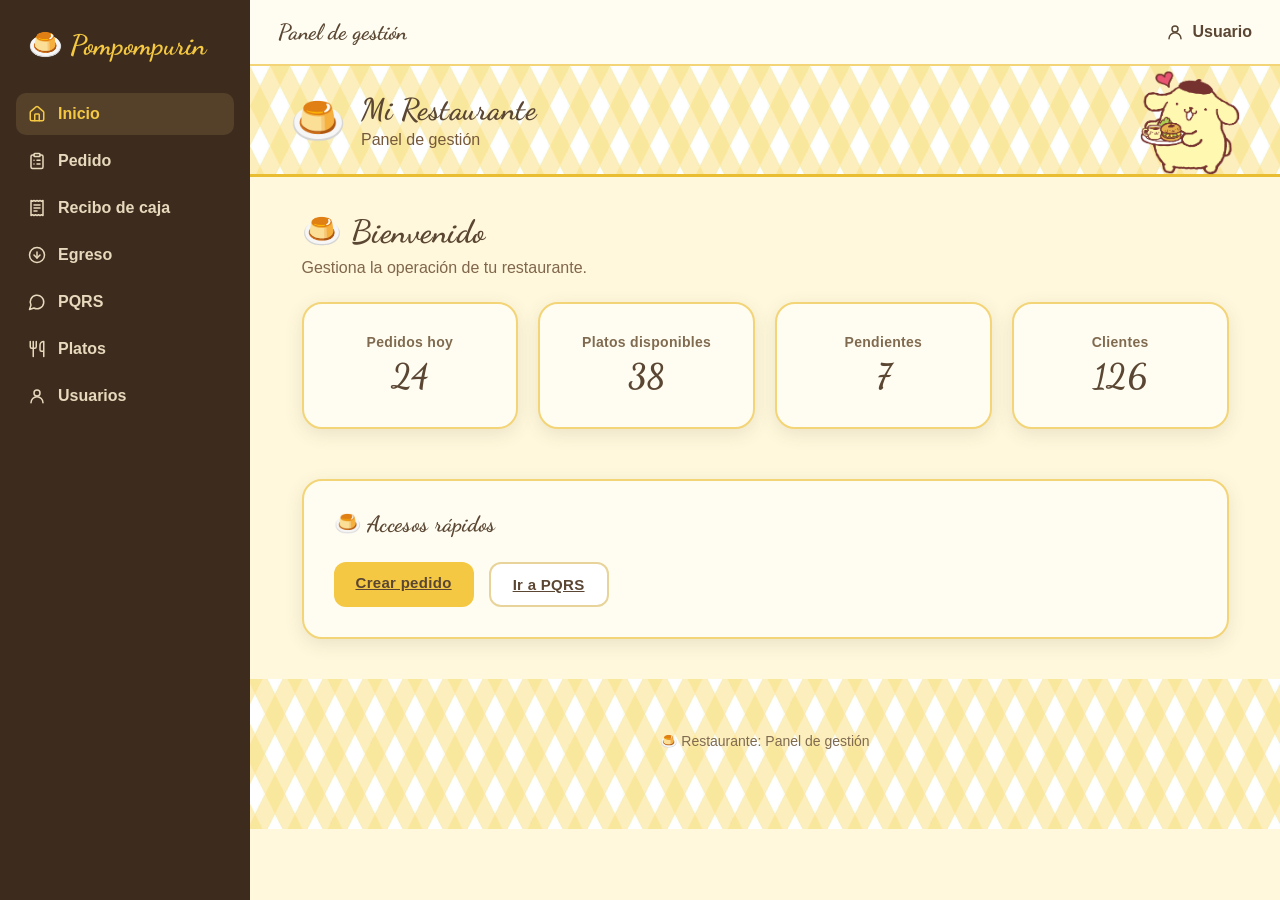
<file: index.html>
<!DOCTYPE html>
<html lang="es">

<head>
    <meta charset="UTF-8">
    <meta name="viewport" content="width=device-width, initial-scale=1.0">

    <title>Inicio | Pompompurin Restaurante</title>

    <link rel="stylesheet" href="css/pedido.css">
    <link rel="stylesheet" href="css/dashboard.css">
    <link rel="stylesheet" href="css/responsive.css">
</head>

<body>

    <div class="app">

        <div id="dashboard-sidebar"></div>

        <main class="main">

            <div id="dashboard-topbar"></div>

            <header class="encabezado">

                <div class="logo">
                    🍮
                </div>
                <img src="img/comida.png" alt="Pompompurin">

                <div>
                    <h1>Mi Restaurante</h1>
                    <p>Panel de gestión</p>
                </div>

            </header>

            <!-- contenido principal -->
            <div class="contenedor">

                <div class="titulo">
                    <h2>🍮 Bienvenido</h2>
                    <p>Gestiona la operación de tu restaurante.</p>
                </div>

                <!-- métricas -->
                <div class="metricas">

                    <section class="tarjeta metrica">
                        <div class="metrica-title">Pedidos hoy</div>
                        <div class="metrica-value">24</div>
                    </section>

                    <section class="tarjeta metrica">
                        <div class="metrica-title">Platos disponibles</div>
                        <div class="metrica-value">38</div>
                    </section>

                    <section class="tarjeta metrica">
                        <div class="metrica-title">Pendientes</div>
                        <div class="metrica-value">7</div>
                    </section>

                    <section class="tarjeta metrica">
                        <div class="metrica-title">Clientes</div>
                        <div class="metrica-value">126</div>
                    </section>

                </div>

                <!-- accesos rápidos -->
                <section class="tarjeta">
                    <h3>🍮 Accesos rápidos</h3>
                    <div class="acciones" style="justify-content:flex-start">
                        <a class="btn guardar" href="pages/pedido.html">Crear pedido</a>
                        <a class="btn cancelar" href="pages/PQRS.html">Ir a PQRS</a>
                    </div>
                </section>

            </div>

            <!--pie de paginaaaaa-->
            <footer>
                <p>🍮 Restaurante: Panel de gestión</p>
            </footer>

        </main>
    </div>

    <script src="js/dashboard.js"></script>
    <script>
        montarDashboard({ activo: 'inicio', base: '', titulo: 'Panel de gestión' });
    </script>

</body>

</html>
</file>
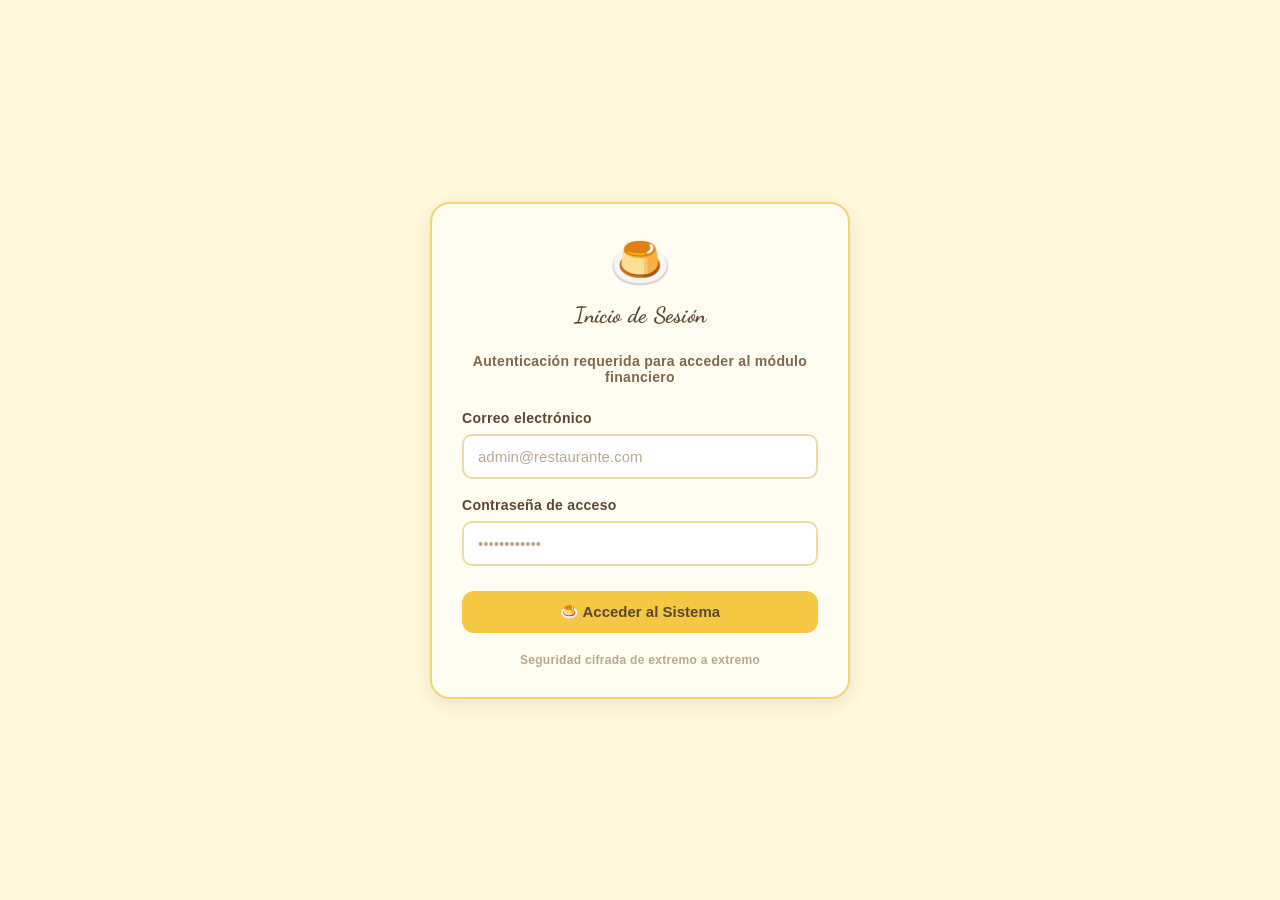
<file: pages/ComprobanteEgreso.html>
<!doctype html>
<html lang="es">
  <head>
    <meta charset="UTF-8" />
    <meta name="viewport" content="width=device-width, initial-scale=1.0" />
    <title>Comprobante de Egreso | Pompompurin Restaurante</title>
    <!-- ENLAZADO CORRECTAMENTE AL CSS DE COMPROBANTE -->
    <link rel="stylesheet" href="../css/Comprobante.css" />
    <link rel="stylesheet" href="../css/dashboard.css" />
    <link rel="stylesheet" href="../css/responsive.css" />
  </head>
  <body>
    <!-- SECCIÓN DE AUTENTICACIÓN / INICIO DE SESIÓN -->
    <div id="login-section">
      <section class="tarjeta login-tarjeta">
        <div style="font-size: 50px; margin-bottom: 10px; text-align: center;">🍮</div>
        <h3 style="text-align: center;">Inicio de Sesión</h3>
        <p style="color: #80664a; font-size: 14px; margin-bottom: 25px; text-align: center;">
          Autenticación requerida para acceder al módulo financiero
        </p>

        <form onsubmit="handleLogin(event)">
          <div class="campo" style="margin-bottom: 18px;">
            <label for="email">Correo electrónico</label>
            <input
              type="email"
              id="email"
              placeholder="admin@restaurante.com"
              required
            />
          </div>

          <div class="campo" style="margin-bottom: 25px;">
            <label for="password">Contraseña de acceso</label>
            <input
              type="password"
              id="password"
              placeholder="••••••••••••"
              required
            />
          </div>

          <button type="submit" class="btn guardar" style="width: 100%;">
            🍮 Acceder al Sistema
          </button>
        </form>

        <div style="margin-top: 20px; font-size: 12px; color: #b8a98e; text-align: center;">
          <span>Seguridad cifrada de extremo a extremo</span>
        </div>
      </section>
    </div>

    <!-- MÓDULO PRINCIPAL: COMPROBANTE DE EGRESO (OCULTO POR DEFECTO) -->
    <div id="dashboard-section" class="hidden">
     <div class="app">

      <div id="dashboard-sidebar"></div>

      <main class="main">

        <div id="dashboard-topbar"></div>

      <!-- Encabezado Estilizado Pompompurin -->
      <header class="encabezado">
        <div class="logo">🍮</div>
        <img src="../img/comida.png" alt="Pompompurin" />
        <div>
          <h1>Restaurante_Grupo</h1>
          <p>Módulo Financiero y Caja</p>
        </div>
        <div class="cerrar-sesion">
          <button class="btn cancelar" onclick="handleLogout()" style="padding: 8px 16px; font-size: 13px;">
            Cerrar Sesión
          </button>
        </div>
      </header>

      <!-- Contenido Principal -->
      <div class="contenedor">
        <div class="titulo">
          <h2>🍮 Nuevo Comprobante de Egreso</h2>
          <p>
            Registre de forma oficial la salida de capital y seleccione el canal de desembolso.
          </p>
        </div>

        <form
          onsubmit="
            event.preventDefault();
            alert('¡Comprobante generado con éxito!');
          "
        >
          <!-- Datos del Comprobante -->
          <section class="tarjeta">
            <h3>🍮 Datos del Egreso</h3>

            <div class="formulario">
              <div class="campo">
                <label for="concepto">Concepto de pago</label>
                <input
                  type="text"
                  id="concepto"
                  placeholder="Ej. Liquidación a proveedor de carnes"
                  required
                />
              </div>

              <div class="campo">
                <label for="forma-pago">Forma de pago</label>
                <select id="forma-pago" required>
                  <option value="" disabled selected>
                    🍮 Seleccione método de pago
                  </option>
                  <option value="efectivo">Efectivo (Caja General)</option>
                  <option value="transferencia">
                    Transferencia Bancaria (Bancolombia)
                  </option>
                  <option value="tarjeta">
                    Tarjeta Corporativa / Crédito
                  </option>
                  <option value="cheque">Cheque de Gerencia</option>
                </select>
              </div>

              <div class="campo">
                <label for="monto">Monto total del egreso ($)</label>
                <input
                  type="number"
                  id="monto"
                  placeholder="0.00"
                  step="0.01"
                  min="0"
                  required
                />
              </div>

              <div class="campo">
                <label for="beneficiario">Beneficiario / Tercero</label>
                <input
                  type="text"
                  id="beneficiario"
                  placeholder="Nombre o NIT de la empresa"
                  required
                />
              </div>
            </div>

            <div class="campo" style="margin-top: 20px;">
              <label for="observaciones">Observaciones o notas contables</label>
              <textarea
                id="observaciones"
                rows="3"
                placeholder="Detalle la justificación de este movimiento financiero..."
              ></textarea>
            </div>
          </section>

          <!-- Resumen Financiero -->
          <section class="tarjeta-resumen">
            <h3>🍮 Resumen del Movimiento</h3>
            
            <div class="Pedido-vacio">
              <div class="icono-pedido">🍮</div>
              <p>Comprobante listo para validar</p>
              <span>Verifique los montos e información antes de firmar</span>
            </div>

            <div class="total">
              <strong>Total Egreso</strong>
              <strong>$0.00</strong>
            </div>
          </section>

          <!-- Botones de Acción -->
          <div class="acciones">
            <button
              type="button"
              class="btn cancelar"
              onclick="document.querySelector('form').reset()"
            >
              Limpiar campos
            </button>

            <button type="submit" class="btn guardar">
              🍮 Generar y Firmar Comprobante
            </button>
          </div>
        </form>
      </div>

      <!-- Pie de página -->
      <footer>
        <p>🍮 Restaurante: Módulo Financiero Seguro</p>
      </footer>

      </main>
     </div>
    </div>

    <!-- Script de Control de Sesión -->
    <script>
      function handleLogin(e) {
        e.preventDefault();
        const loginSection = document.getElementById("login-section");
        loginSection.style.opacity = "0";
        setTimeout(() => {
          loginSection.classList.add("hidden");
          document.getElementById("dashboard-section").classList.remove("hidden");
        }, 200);
      }

      function handleLogout() {
        document.getElementById("dashboard-section").classList.add("hidden");
        const login = document.getElementById("login-section");
        login.classList.remove("hidden");
        login.style.opacity = "1";
      }
    </script>
    <script src="../js/dashboard.js"></script>
    <script>
      montarDashboard({ activo: 'egreso', base: '../', titulo: 'Comprobante de Egreso' });
    </script>
  </body>
</html>
</file>
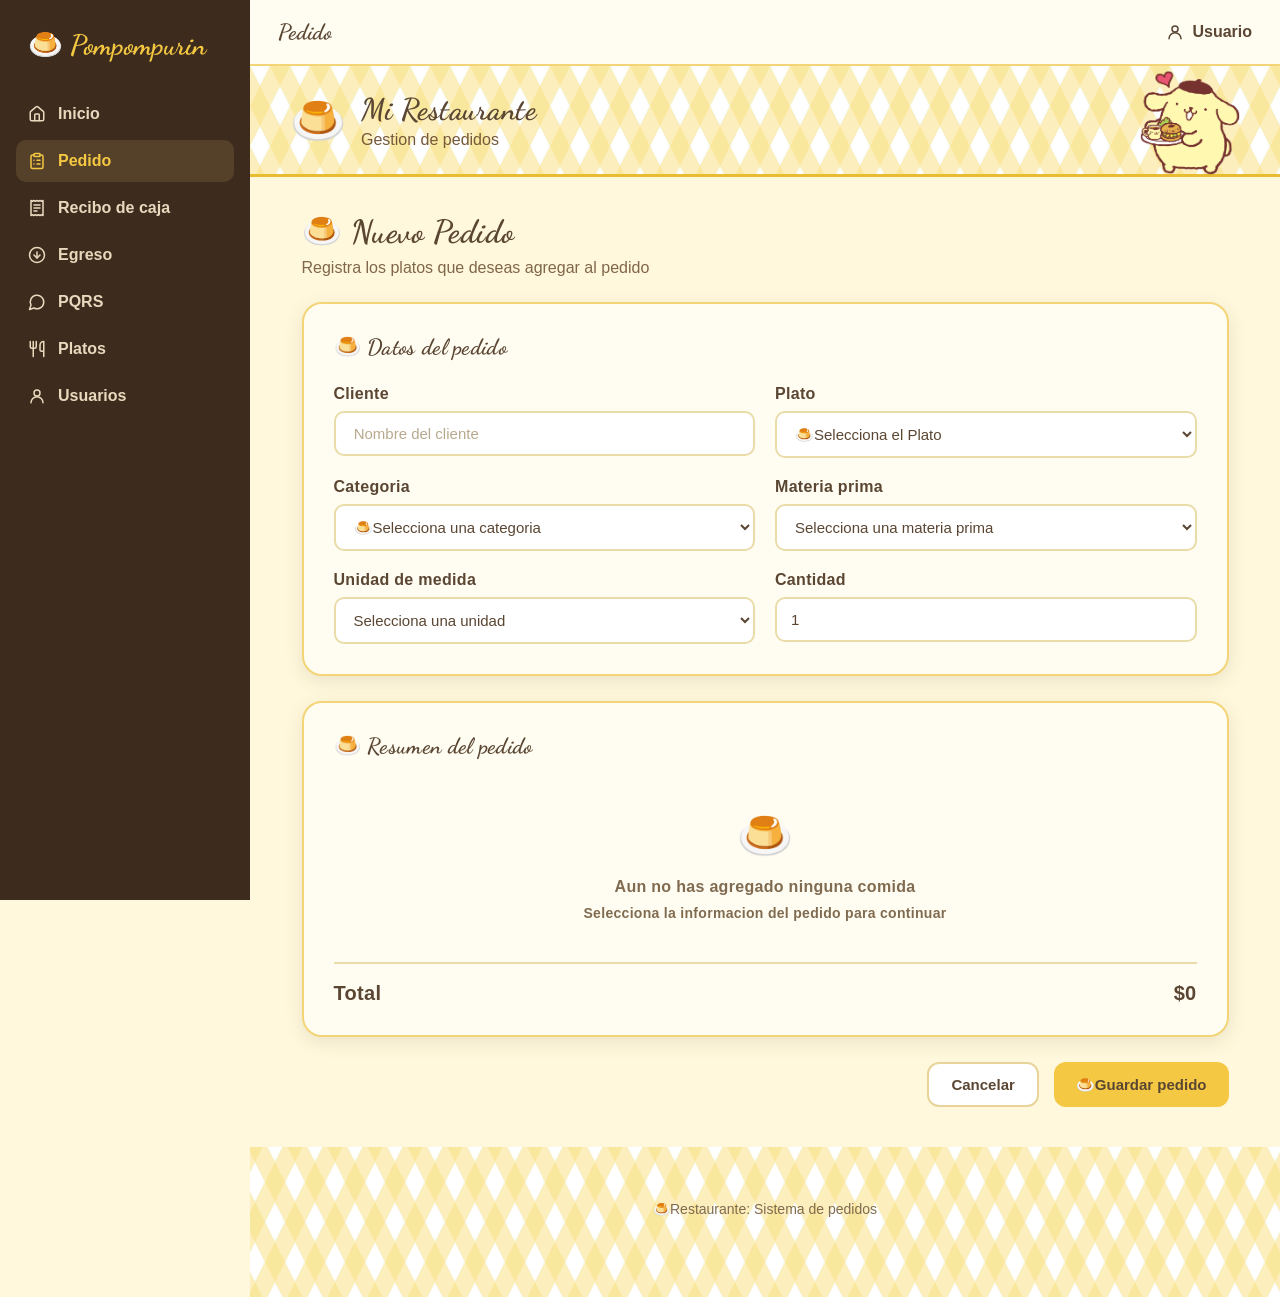
<file: pages/pedido.html>
<!DOCTYPE html>
<html lang="es">

<head>
    <meta charset="UTF-8">
    <meta name="viewport" content="width=device-width, initial-scale=1.0">

    <title>Nuevo Pedido | Pompompurin Restaurante</title>
    

    <link rel="stylesheet" href="../css/pedido.css">
    <link rel="stylesheet" href="../css/dashboard.css">
    <link rel="stylesheet" href="../css/responsive.css">
</head>

<body>

    <div class="app">

        <div id="dashboard-sidebar"></div>

        <main class="main">

            <div id="dashboard-topbar"></div>

    <header class = "encabezado">

        <div class = "logo">
            🍮
        </div>
        <img src="../img/comida.png" alt="Pompompurin">

        <div>

            <h1>Mi Restaurante</h1>

            <p>Gestion de pedidos</p>


        </div>
    </header>

    <!-- contenido principal -->
    <div class = "contenedor">

        <div class = "titulo">

            <h2>🍮 Nuevo Pedido</h2>

            <p>Registra los platos que deseas agregar al pedido</p>

        </div>

        <!-- datos del pedido -->
        <section class = "tarjeta">

            <h3>🍮 Datos del pedido</h3>

            <div class = "formulario">

                <div class = "campo">

                    <label for = "cliente">
                        Cliente
                    </label>

                    <input 
                        type = "text" 
                        id ="cliente" 
                        placeholder =" Nombre del cliente"
                    >

                </div>

                <div class = "campo">

                    <label for = "plato">
                        Plato
                    </label>

                    <select id = "plato">

                        <option value = "">
                            🍮Selecciona el Plato
                        </option>

                        <option>Hamburguesa</option>
                        <option>Pizza especial</option>
                        <option>Pasta alfredo</option>
                        <option>Ensalada</option>

                    </select>

                </div>
                <div class = "campo">

                    <label for = "categoria">
                        Categoria
                    </label>

                    <select id = "categoria">

                        <option value = "">
                            🍮Selecciona una categoria
                        </option>

                        <option>Entrada</option>
                        <option>Plato fuerte</option>
                        <option>Bebida</option>
                        <option>🍮Postre</option>

                    </select>
                </div>
            
                    <div class = "campo">

                        <label class="materia-label" for="materia">
                            Materia prima
                        </label>

                        <select id = "materia">

                            <option value = "">
                                Selecciona una materia prima
                            </option>

                            <option>Proteina</option>
                            <option>Carbohidratos</option>
                            <option>Fariceos y Ensalada</option>
                            <option>Lacteos y huevo</option>
                            <option>Aborrotes y despensa</option>

                        </select>

                    </div>
                    <div class="campo">

                        <label for="unidad">
                            Unidad de medida
                        </label>

                        <select id="unidad">

                            <option value="">Selecciona una unidad</option>
                            <option>Unidad</option>
                            <option>Porción</option>
                            <option>Docena</option>
                            <option>Kilogramo</option>

                        </select>

                    </div>
                
                <div class = "campo">
                    
                    <label for = "cantidad">
                        Cantidad
                    </label>

                    <input
                        type = "number"
                        id = "cantidad"
                        min = "1"
                        value = "1"
                    >
                </div>

            </div>

        </section>

        <!---Resumen--->

        <section class = "tarjeta-resumen">

            <h3>🍮 Resumen del pedido</h3>
            

            <div class = "Pedido-vacio">

                <div class = "icono-pedido">🍮</div>

                <p>Aun no has agregado ninguna comida</p>

                <span> 

                    Selecciona la informacion del pedido para continuar

                </span>
            </div>

            <div class = "total">

                <strong>Total</strong>

                <strong>$0</strong>
            </div>
        </section>

        <!--BOTONEEEEEEEEEEES-->

        <div class = "acciones">

            <button class = "btn cancelar">
                Cancelar
            </button>
            <button class = "btn guardar">
                🍮Guardar pedido
            </button>

        </div>
    </div>
    <!--pie de paginaaaaa-->

    <footer>
        <p>🍮Restaurante: Sistema de pedidos</p>
    </footer>

        </main>
    </div>

    <script src="../js/dashboard.js"></script>
    <script>
        montarDashboard({ activo: 'pedido', base: '../', titulo: 'Pedido' });
    </script>

</body>

</html>
</file>
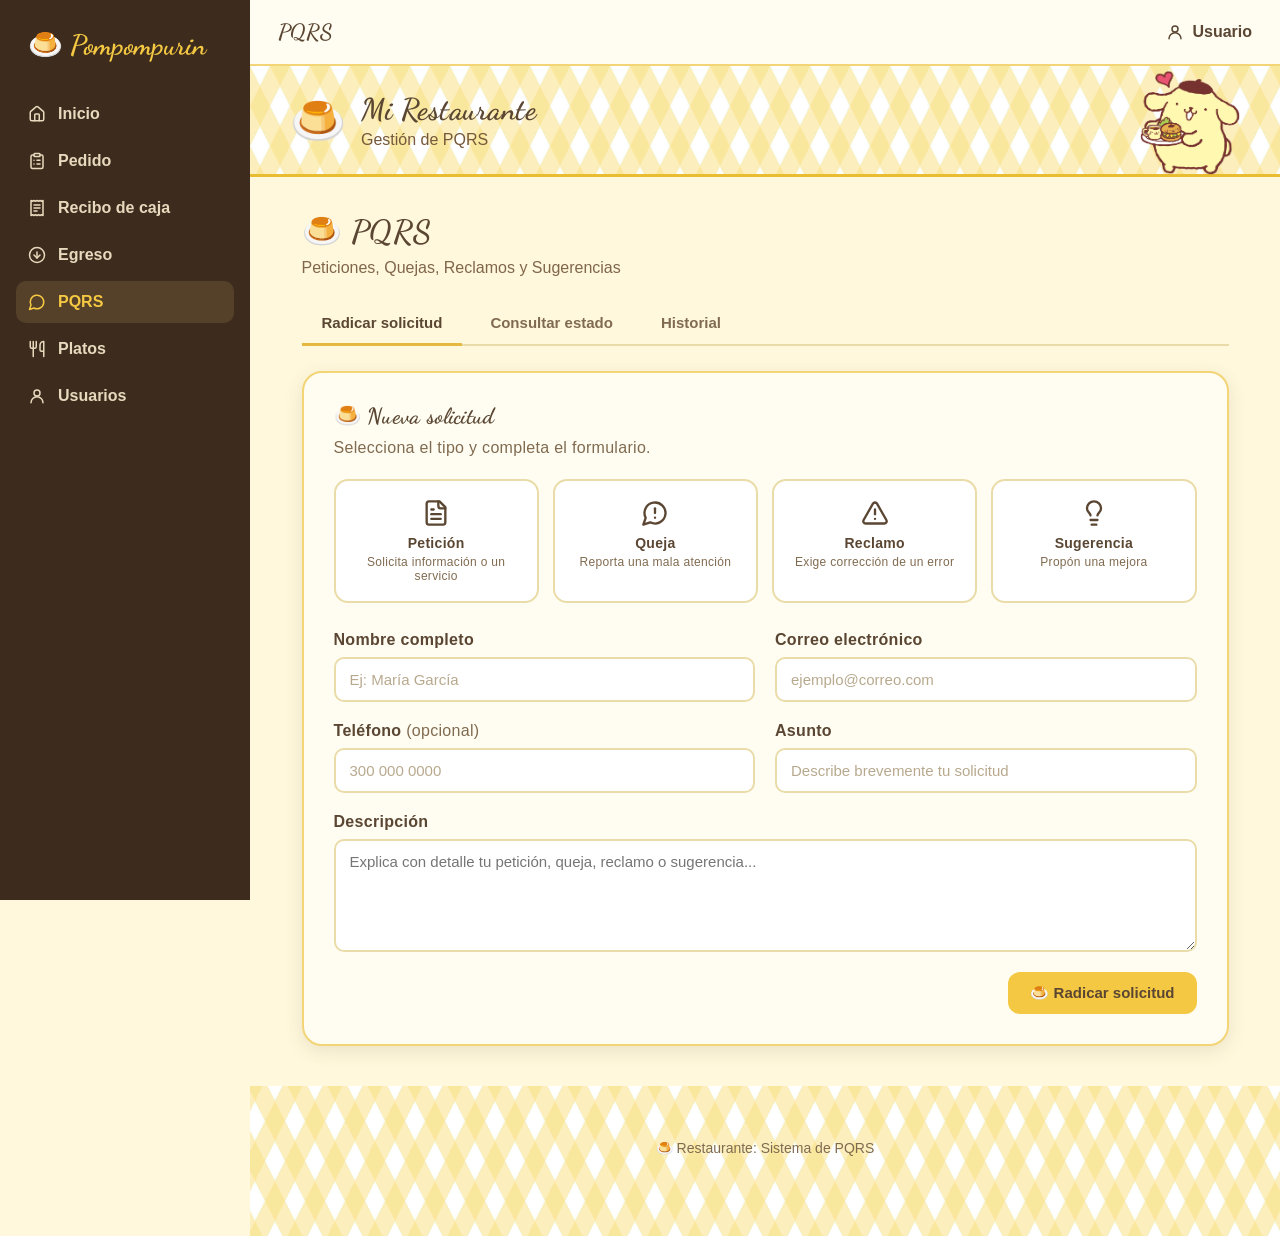
<file: pages/PQRS.html>
<!DOCTYPE html>
<html lang="es">

<head>
    <meta charset="UTF-8">
    <meta name="viewport" content="width=device-width, initial-scale=1.0">

    <title>PQRS | Pompompurin Restaurante</title>

    <link rel="stylesheet" href="../css/pedido.css">
    <link rel="stylesheet" href="../css/pqrs.css">
    <link rel="stylesheet" href="../css/dashboard.css">
    <link rel="stylesheet" href="../css/responsive.css">
</head>

<body>

    <div class="app">

        <div id="dashboard-sidebar"></div>

        <main class="main">

            <div id="dashboard-topbar"></div>

    <header class="encabezado">

        <div class="logo">
            🍮
        </div>

        <div>
            <h1>Mi Restaurante</h1>
            <p>Gestión de PQRS</p>
        </div>

        <img src="../img/comida.png" alt="Pompompurin">

    </header>

    <!-- contenido principal -->
    <div class="contenedor">

        <div class="titulo">
            <h2>🍮 PQRS</h2>
            <p>Peticiones, Quejas, Reclamos y Sugerencias</p>
        </div>

        <!-- pestañas -->
        <div class="tabs">
            <button class="tab-btn active" data-tab="radicar">Radicar solicitud</button>
            <button class="tab-btn" data-tab="consultar">Consultar estado</button>
            <button class="tab-btn" data-tab="historial">Historial</button>
        </div>

        <!-- ============ TAB: RADICAR ============ -->
        <div class="tab-panel active" id="tab-radicar">

            <section class="tarjeta">

                <h3>🍮 Nueva solicitud</h3>
                <p class="tarjeta-sub">Selecciona el tipo y completa el formulario.</p>

                <div class="tipo-grid">

                    <div class="tipo-card" data-tipo="Petición">
                        <div class="tipo-icon">
                            <svg xmlns="http://www.w3.org/2000/svg" width="28" height="28" viewBox="0 0 24 24" fill="none" stroke="currentColor" stroke-width="2" stroke-linecap="round" stroke-linejoin="round"><path d="M15 2H6a2 2 0 0 0-2 2v16a2 2 0 0 0 2 2h12a2 2 0 0 0 2-2V7Z"/><path d="M14 2v4a2 2 0 0 0 2 2h4"/><path d="M10 9H8"/><path d="M16 13H8"/><path d="M16 17H8"/></svg>
                        </div>
                        <div class="tipo-label">Petición</div>
                        <div class="tipo-desc">Solicita información o un servicio</div>
                    </div>

                    <div class="tipo-card" data-tipo="Queja">
                        <div class="tipo-icon">
                            <svg xmlns="http://www.w3.org/2000/svg" width="28" height="28" viewBox="0 0 24 24" fill="none" stroke="currentColor" stroke-width="2" stroke-linecap="round" stroke-linejoin="round"><path d="M7.9 20A9 9 0 1 0 4 16.1L2 22Z"/><path d="M12 8v4"/><path d="M12 16h.01"/></svg>
                        </div>
                        <div class="tipo-label">Queja</div>
                        <div class="tipo-desc">Reporta una mala atención</div>
                    </div>

                    <div class="tipo-card" data-tipo="Reclamo">
                        <div class="tipo-icon">
                            <svg xmlns="http://www.w3.org/2000/svg" width="28" height="28" viewBox="0 0 24 24" fill="none" stroke="currentColor" stroke-width="2" stroke-linecap="round" stroke-linejoin="round"><path d="m21.73 18-8-14a2 2 0 0 0-3.48 0l-8 14A2 2 0 0 0 4 21h16a2 2 0 0 0 1.73-3Z"/><path d="M12 9v4"/><path d="M12 17h.01"/></svg>
                        </div>
                        <div class="tipo-label">Reclamo</div>
                        <div class="tipo-desc">Exige corrección de un error</div>
                    </div>

                    <div class="tipo-card" data-tipo="Sugerencia">
                        <div class="tipo-icon">
                            <svg xmlns="http://www.w3.org/2000/svg" width="28" height="28" viewBox="0 0 24 24" fill="none" stroke="currentColor" stroke-width="2" stroke-linecap="round" stroke-linejoin="round"><path d="M15 14c.2-1 .7-1.7 1.5-2.5 1-.9 1.5-2.2 1.5-3.5A6 6 0 0 0 6 8c0 1 .2 2.2 1.5 3.5.7.7 1.3 1.5 1.5 2.5"/><path d="M9 18h6"/><path d="M10 22h4"/></svg>
                        </div>
                        <div class="tipo-label">Sugerencia</div>
                        <div class="tipo-desc">Propón una mejora</div>
                    </div>

                </div>

                <input type="hidden" id="tipo-seleccionado">

                <div class="formulario">

                    <div class="campo">
                        <label for="nombre">Nombre completo</label>
                        <input type="text" id="nombre" placeholder="Ej: María García">
                    </div>

                    <div class="campo">
                        <label for="email">Correo electrónico</label>
                        <input type="email" id="email" placeholder="ejemplo@correo.com">
                    </div>

                    <div class="campo">
                        <label for="telefono">Teléfono <span class="opcional">(opcional)</span></label>
                        <input type="tel" id="telefono" placeholder="300 000 0000">
                    </div>

                    <div class="campo">
                        <label for="asunto">Asunto</label>
                        <input type="text" id="asunto" placeholder="Describe brevemente tu solicitud">
                    </div>

                    <div class="campo campo-full">
                        <label for="descripcion">Descripción</label>
                        <textarea id="descripcion" rows="5" placeholder="Explica con detalle tu petición, queja, reclamo o sugerencia..."></textarea>
                    </div>

                </div>

                <div class="form-error" id="form-error"></div>

                <div class="acciones">
                    <button class="btn guardar" id="btn-radicar">🍮 Radicar solicitud</button>
                </div>

            </section>

            <!-- confirmación del radicado -->
            <section class="tarjeta radicado-box" id="radicado-box">
                <div class="icon-success">
                    <svg xmlns="http://www.w3.org/2000/svg" width="40" height="40" viewBox="0 0 24 24" fill="none" stroke="currentColor" stroke-width="2" stroke-linecap="round" stroke-linejoin="round"><path d="M22 11.08V12a10 10 0 1 1-5.93-9.14"/><path d="m9 11 3 3L22 4"/></svg>
                </div>
                <h3>Solicitud radicada</h3>
                <p>Guarda tu número de radicado para hacer seguimiento.</p>
                <div class="radicado-num" id="radicado-num">—</div>
                <p>Recibirás respuesta en máximo 15 días hábiles.</p>
                <div class="acciones">
                    <button class="btn guardar" id="btn-nueva">Radicar otra solicitud</button>
                </div>
            </section>

        </div>

        <!-- ============ TAB: CONSULTAR ============ -->
        <div class="tab-panel" id="tab-consultar">

            <section class="tarjeta">

                <h3>🍮 Consultar estado</h3>
                <p class="tarjeta-sub">Ingresa el número de radicado que recibiste.</p>

                <div class="consulta-row">
                    <div class="campo">
                        <label for="input-radicado">Número de radicado</label>
                        <input type="text" id="input-radicado" placeholder="Ej: PQRS-2026-0001">
                    </div>
                    <button class="btn guardar" id="btn-consultar">Consultar</button>
                </div>

            </section>

            <!-- resultado -->
            <section class="tarjeta resultado-card" id="resultado-card">

                <div class="resultado-header">
                    <div>
                        <div class="resultado-asunto" id="res-asunto">—</div>
                        <div class="resultado-meta">
                            Radicado: <strong id="res-radicado">—</strong>
                            &nbsp;·&nbsp;
                            Fecha: <span id="res-fecha">—</span>
                        </div>
                    </div>
                    <div>
                        <span class="badge" id="res-tipo-badge">—</span>
                        &nbsp;
                        <span class="estado-badge" id="res-estado-badge">—</span>
                    </div>
                </div>

                <p><strong>Descripción:</strong> <span id="res-descripcion">—</span></p>
                <p><strong>Solicitante:</strong> <span id="res-nombre">—</span></p>

                <div class="timeline">
                    <div class="timeline-title">Seguimiento</div>

                    <div class="timeline-item">
                        <div class="timeline-dot" id="dot-recibido"></div>
                        <div class="timeline-text">
                            <strong>Solicitud recibida</strong>
                            <span id="tl-recibido">—</span>
                        </div>
                    </div>

                    <div class="timeline-item">
                        <div class="timeline-dot inactive" id="dot-proceso"></div>
                        <div class="timeline-text">
                            <strong>En proceso de revisión</strong>
                            <span id="tl-proceso">Pendiente</span>
                        </div>
                    </div>

                    <div class="timeline-item">
                        <div class="timeline-dot inactive" id="dot-resuelto"></div>
                        <div class="timeline-text">
                            <strong>Resuelto</strong>
                            <span id="tl-resuelto">Pendiente</span>
                        </div>
                    </div>
                </div>

            </section>

            <!-- no encontrado -->
            <section class="tarjeta not-found" id="not-found">
                <div class="cara">
                    <svg xmlns="http://www.w3.org/2000/svg" width="40" height="40" viewBox="0 0 24 24" fill="none" stroke="currentColor" stroke-width="2" stroke-linecap="round" stroke-linejoin="round"><circle cx="11" cy="11" r="8"/><path d="m21 21-4.3-4.3"/></svg>
                </div>
                <p><strong>No se encontró el radicado</strong></p>
                <p>Verifica el número e intenta de nuevo.</p>
            </section>

        </div>

        <!-- ============ TAB: HISTORIAL ============ -->
        <div class="tab-panel" id="tab-historial">

            <section class="tarjeta">

                <div class="historial-toolbar">
                    <h3>🍮 Solicitudes registradas</h3>
                    <button class="btn cancelar" id="btn-limpiar">
                        <svg xmlns="http://www.w3.org/2000/svg" width="15" height="15" viewBox="0 0 24 24" fill="none" stroke="currentColor" stroke-width="2" stroke-linecap="round" stroke-linejoin="round"><path d="M3 6h18"/><path d="M19 6v14c0 1-1 2-2 2H7c-1 0-2-1-2-2V6"/><path d="M8 6V4c0-1 1-2 2-2h4c1 0 2 1 2 2v2"/></svg>
                        Limpiar historial
                    </button>
                </div>

                <div id="historial-container">
                    <p class="historial-empty">No hay solicitudes registradas aún.</p>
                </div>

            </section>

        </div>

    </div>

    <!-- pie de pagina -->
    <footer>
        <p>🍮 Restaurante: Sistema de PQRS</p>
    </footer>

        </main>
    </div>

    <script src="../js/dashboard.js"></script>
    <script>
        montarDashboard({ activo: 'pqrs', base: '../', titulo: 'PQRS' });
    </script>
    <script src="../js/pqrs.js"></script>

</body>

</html>
</file>
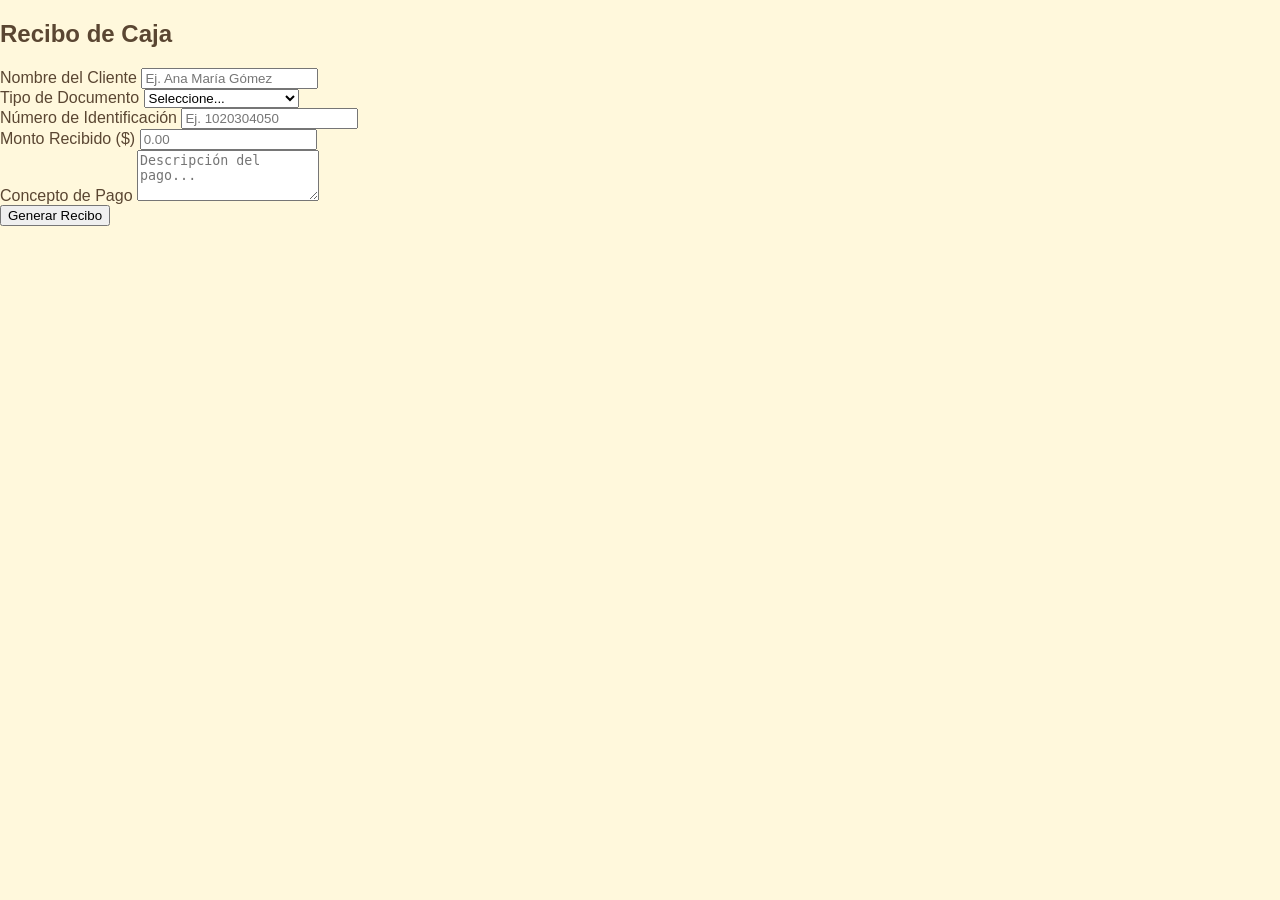
<file: pages/recibo.html>
<!DOCTYPE html>
<html lang="es">
<head>
    <meta charset="UTF-8">
    <meta name="viewport" content="width=device-width, initial-scale=1.0">
    <title>Recibo de Caja</title>
    <link rel="stylesheet" href="../css/recibo.css">
</head>
<body>

    <main class="recibo-container">
        <h2>Recibo de Caja</h2>
        
        <form id="form-recibo" class="grid-form">
            <!-- Datos del Cliente -->
            <div class="form-group">
                <label for="nombre-cliente">Nombre del Cliente</label>
                <input type="text" id="nombre-cliente" placeholder="Ej. Ana María Gómez" required>
            </div>

            <div class="form-group">
                <label for="tipo-doc">Tipo de Documento</label>
                <select id="tipo-doc" required>
                    <option value="" disabled selected>Seleccione...</option>
                    <option value="CC">Cédula de Ciudadanía</option>
                    <option value="CE">Cédula de Extranjería</option>
                    <option value="NIT">NIT</option>
                    <option value="Pasaporte">Pasaporte</option>
                </select>
            </div>

            <div class="form-group">
                <label for="num-doc">Número de Identificación</label>
                <input type="text" id="num-doc" placeholder="Ej. 1020304050" required>
            </div>

            <!-- Datos de la Transacción -->
            <div class="form-group">
                <label for="monto">Monto Recibido ($)</label>
                <input type="number" id="monto" placeholder="0.00" min="0" required>
            </div>

            <div class="form-group full-width">
                <label for="concepto">Concepto de Pago</label>
                <textarea id="concepto" rows="3" placeholder="Descripción del pago..."></textarea>
            </div>

            <button type="submit" class="btn-guardar">Generar Recibo</button>
        </form>
    </main>

</body>
</html>
</file>
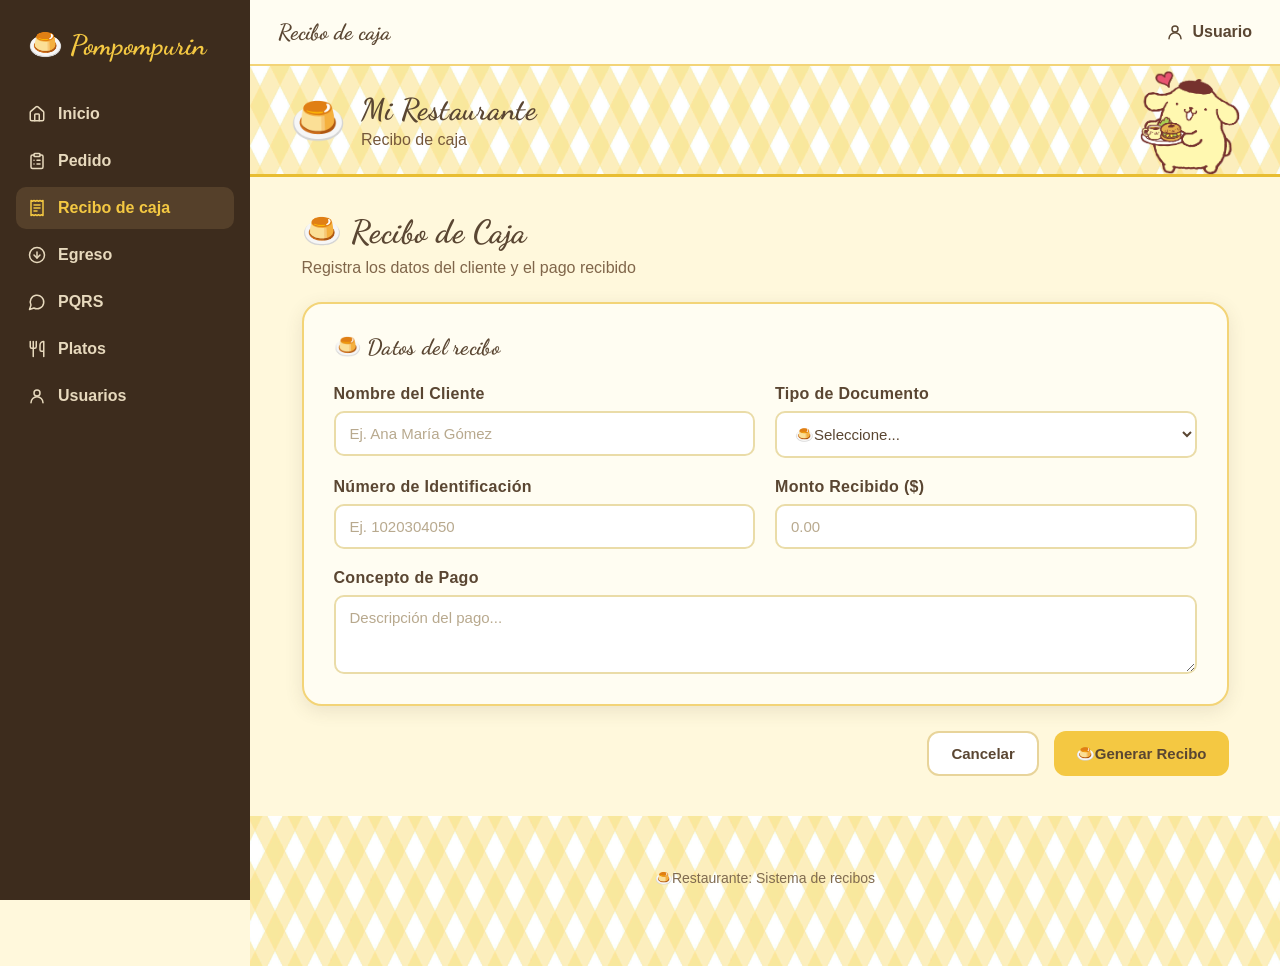
<file: pages/recibodecaja.html>
<!DOCTYPE html>
<html lang="es">

<head>
    <meta charset="UTF-8">
    <meta name="viewport" content="width=device-width, initial-scale=1.0">

    <title>Recibo de Caja | Pompompurin Restaurante</title>

    <link rel="stylesheet" href="../css/recibo.css">
    <link rel="stylesheet" href="../css/dashboard.css">
    <link rel="stylesheet" href="../css/responsive.css">
</head>

<body>

    <div class="app">

        <div id="dashboard-sidebar"></div>

        <main class="main">

            <div id="dashboard-topbar"></div>

    <header class="encabezado">

        <div class="logo">
            🍮
        </div>
        <img src="../img/comida.png" alt="Pompompurin">

        <div>

            <h1>Mi Restaurante</h1>

            <p>Recibo de caja</p>

        </div>
    </header>

    <!-- contenido principal -->
    <div class="contenedor">

        <div class="titulo">

            <h2>🍮 Recibo de Caja</h2>

            <p>Registra los datos del cliente y el pago recibido</p>

        </div>

        <!-- datos del recibo -->
        <section class="tarjeta">

            <h3>🍮 Datos del recibo</h3>

            <form id="form-recibo" class="formulario">

                <div class="campo">

                    <label for="nombre-cliente">
                        Nombre del Cliente
                    </label>

                    <input
                        type="text"
                        id="nombre-cliente"
                        placeholder="Ej. Ana María Gómez"
                        required
                    >

                </div>

                <div class="campo">

                    <label for="tipo-doc">
                        Tipo de Documento
                    </label>

                    <select id="tipo-doc" required>

                        <option value="" disabled selected>
                            🍮Seleccione...
                        </option>

                        <option value="CC">Cédula de Ciudadanía</option>
                        <option value="CE">Cédula de Extranjería</option>
                        <option value="NIT">NIT</option>
                        <option value="Pasaporte">Pasaporte</option>

                    </select>

                </div>

                <div class="campo">

                    <label for="num-doc">
                        Número de Identificación
                    </label>

                    <input
                        type="text"
                        id="num-doc"
                        placeholder="Ej. 1020304050"
                        required
                    >

                </div>

                <div class="campo">

                    <label for="monto">
                        Monto Recibido ($)
                    </label>

                    <input
                        type="number"
                        id="monto"
                        placeholder="0.00"
                        min="0"
                        required
                    >

                </div>

                <div class="campo campo-ancho">

                    <label for="concepto">
                        Concepto de Pago
                    </label>

                    <textarea
                        id="concepto"
                        rows="3"
                        placeholder="Descripción del pago..."
                    ></textarea>

                </div>

            </form>

        </section>

        <!--BOTONEEEEEEEEEEES-->

        <div class="acciones">

            <button type="reset" form="form-recibo" class="btn cancelar">
                Cancelar
            </button>
            <button type="submit" form="form-recibo" class="btn guardar">
                🍮Generar Recibo
            </button>

        </div>

    </div>

    <!--pie de paginaaaaa-->

    <footer>
        <p>🍮Restaurante: Sistema de recibos</p>
    </footer>

        </main>
    </div>

    <script src="../js/dashboard.js"></script>
    <script>
        montarDashboard({ activo: 'recibo', base: '../', titulo: 'Recibo de caja' });
    </script>

</body>

</html>
</file>
<file: css/pedido.css>
@import url('https://fonts.googleapis.com/css2?family=Dancing+Script:wght@500;600;700&display=swap');

.encabezado h1,
.titulo h2,
.tarjeta h3,
.tarjeta-resumen h3 {
    font-family: "Dancing Script", cursive;
}

/*-------Pompompurin*/ 

body {
    margin: 0;
    background-color: #fff8dc;
    font-family: "Trebuchet MS", Arial, sans-serif;
    color: #5a4632;
}

/*---- class encabezado*/

.encabezado {
    padding: 25px 40px;
    display: flex;
    align-items: center;
    gap: 15px;
    border-bottom: 3px solid #e8bd32;

    background-image: url("../img/cuadros.jpg");
    background-size: 400px 400px;
}

.encabezado img {
    position: absolute;
    right: 40px;
    top: 5px;
    width: 100px;
    height: auto;
}

.logo {
    font-size: 45px;
}

.encabezado h1 {
    margin: 0;
    color: #5a4632;
    font-size: 30px;
    font-weight: 700;
    letter-spacing: 0.5px;
}

.encabezado p {
    margin: 4px 0 0;
    color: #76583a;
    font-size: 16px;
}

/*---contenedor principal*/

.contenedor {
    width:90%;
    max-width:1000px;
    margin:35px auto;

}

/*--titulo--*/

.titulo {
    margin-bottom:25px;
}

.titulo h2 {
    margin-bottom: 8px;
    color: #5a4632;
    font-size: 32px;
    font-weight: 700;
    letter-spacing: 0.5px;
}

.titulo p {
    margin: 0;
    color: #80664a;
}

/* ------- tarjetas */

.tarjeta,
.tarjeta-resumen {
    background-color: #fffdf2;
    border-radius: 20px;
    padding: 30px;
    margin-bottom: 25px;
    box-shadow: 0 5px 18px rgba(90, 70, 50, 0.12);
    border: 2px solid #f3d477;
    font-weight: 700;
    letter-spacing: 0.3px;
}

.tarjeta h3,
.tarjeta-resumen h3 {
    margin-top: 0;
    margin-bottom: 25px;
    color: #5a4632;
    font-size: 22px;
}

/*-------formulario*/

.formulario {
    display: grid;
    grid-template-columns: repeat(2, 1fr);
    gap: 20px;
}

.campo {
    display: flex;
    flex-direction: column;
    gap: 8px;
}

.campo label {
    font-weight: bold;
    color: #5a4632;
}

.campo input,
.campo select {
    width: 100%;
    box-sizing: border-box;
    padding: 12px 14px;
    border: 2px solid #eadca8;
    border-radius: 10px;
    background-color: #fff;
    color: #5a4632;
    font-size: 15px;
}

/* Efecto al seleccionar un campo */

.campo input:focus,
.campo select:focus {
    outline: none;
    border-color: #e5b93f;
    box-shadow: 0 0 0 3px rgba(229, 185, 63, 0.20);
}

/* ------- botones*/

.acciones {
    display: flex;
    justify-content: flex-end;
    gap: 15px;
    margin-top: 20px;
}

.btn {
    border: none;
    border-radius: 12px;
    padding: 12px 22px;
    font-size: 15px;
    font-weight: bold;
    cursor: pointer;
}

.cancelar {
    background-color: #fff;
    color: #5a4632;
    border: 2px solid #e8d49a;
}

.guardar {
    background-color: #f4c842;
    color: #5a4632;
}

.guardar:hover {
    background-color: #e9b92e;
}

/* ------- pie de pagina*/

footer {
    width: 100%;
    min-height: 150px;
    box-sizing: border-box;

    text-align: center;
    padding: 40px 20px;
    margin-top: 40px;

    color: #806b50;
    font-size: 14px;

    background-image: url("../img/cuadros.jpg");
    background-size: 400px 400px;
    background-position: center;
    background-repeat: repeat;
}
/* ------- campo del formulario*/

.campo input::placeholder {
    color: #b8a98e;
}

/* ------- resumen- */

.Pedido-vacio {
    text-align: center;
    padding: 25px;
    color: #806b50;
}

.icono-pedido {
    font-size: 45px;
    margin-bottom: 10px;
}

.Pedido-vacio p {
    font-weight: bold;
    margin-bottom: 8px;
}

.Pedido-vacio span {
    font-size: 14px;
}

.total {
    display: flex;
    justify-content: space-between;
    align-items: center;
    border-top: 2px solid #eadca8;
    padding-top: 18px;
    margin-top: 15px;
    font-size: 20px;
    color: #5a4632;
}

/* El diseño responsive de .encabezado, .tarjeta, .formulario, etc. vive
   en css/responsive.css, compartido por todas las vistas Pompompurin. */
</file>
<file: css/dashboard.css>
/* ================================================================
   Dashboard Pompompurin — layout compartido (sidebar + topbar)
   Se combina con pedido.css/pqrs.css/recibo.css/Comprobante.css,
   que aportan el resto del tema (tarjetas, formularios, botones).
   Se monta con js/dashboard.js -> montarDashboard({...})
   ================================================================ */

.app {
    display: flex;
    min-height: 100vh;
}

/* ---- Barra lateral ---- */
.sidebar {
    width: 250px;
    background: #3d2c1d;
    color: #f1e4c3;
    padding: 22px 16px;
    position: fixed;
    inset: 0 auto 0 0;
    overflow-y: auto;
    box-sizing: border-box;
    z-index: 30;
}

.sidebar .brand {
    font-family: "Dancing Script", cursive;
    font-size: 28px;
    font-weight: 700;
    padding: 6px 12px 26px;
    color: #fff;
}

.sidebar .brand span {
    color: #f4c842;
}

.sidebar .nav a {
    display: flex;
    align-items: center;
    gap: 12px;
    color: #e7d9bd;
    text-decoration: none;
    font-weight: 600;
    padding: 12px;
    border-radius: 10px;
    margin: 5px 0;
}

.sidebar .nav a svg {
    flex-shrink: 0;
}

.sidebar .nav a:hover,
.sidebar .nav a.active {
    background: #55402a;
    color: #f4c842;
}

/* ---- Contenido principal ---- */
.main {
    margin-left: 250px;
    width: calc(100% - 250px);
    box-sizing: border-box;
}

/* ---- Barra superior ---- */
.topbar {
    height: 66px;
    background: #fffdf2;
    border-bottom: 2px solid #f3d477;
    display: flex;
    align-items: center;
    justify-content: space-between;
    padding: 0 28px;
    box-sizing: border-box;
}

.topbar b {
    font-family: "Dancing Script", cursive;
    font-size: 22px;
    font-weight: 700;
    color: #5a4632;
    white-space: nowrap;
    overflow: hidden;
    text-overflow: ellipsis;
}

.menu-btn {
    display: none;
    align-items: center;
    justify-content: center;
    border: 0;
    background: none;
    color: #5a4632;
    cursor: pointer;
    padding: 8px;
    border-radius: 8px;
}
.menu-btn:hover {
    background: #f1edd8;
}

/* ---- Usuario (topbar) ---- */
.topbar-user {
    display: flex;
    align-items: center;
    gap: 8px;
    color: #5a4632;
    font-weight: 600;
    white-space: nowrap;
}

/* ---- Overlay que oscurece el contenido al abrir el menú en móvil ---- */
.sidebar-backdrop {
    position: fixed;
    inset: 0;
    background: rgba(20, 12, 4, .45);
    opacity: 0;
    pointer-events: none;
    transition: opacity .2s ease;
    z-index: 25;
}
.sidebar-backdrop.visible {
    opacity: 1;
    pointer-events: auto;
}

/* El encabezado Pompompurin de cada vista necesita quedar posicionado
   para que su imagen (position:absolute) se ancle a él y no al viewport */
.encabezado {
    position: relative;
}

/* ---- Tarjetas de métricas (usadas en Inicio) ---- */
.metricas {
    display: grid;
    grid-template-columns: repeat(4, 1fr);
    gap: 20px;
    margin-bottom: 25px;
}

.metrica {
    text-align: center;
}

.metrica-title {
    color: #806b50;
    font-size: 14px;
    font-weight: 700;
}

.metrica-value {
    font-family: "Dancing Script", cursive;
    font-size: 34px;
    font-weight: 700;
    color: #5a4632;
    margin-top: 6px;
}

/* ---- Responsive ---- */
@media (max-width: 1100px) {
    .metricas {
        grid-template-columns: repeat(2, 1fr);
    }
}

@media (max-width: 767px) {
    .sidebar {
        transform: translateX(-100%);
        transition: .25s;
    }
    .sidebar.open {
        transform: translateX(0);
    }
    .main {
        margin-left: 0;
        width: 100%;
    }
    .menu-btn {
        display: flex;
    }
    .topbar {
        padding: 0 14px;
        gap: 10px;
    }
    .topbar b {
        font-size: 19px;
    }
    .metricas {
        grid-template-columns: 1fr;
    }
}

/* Pantallas muy angostas: solo el ícono de usuario, sin el texto */
@media (max-width: 400px) {
    .topbar-user span {
        display: none;
    }
}
</file>
<file: css/responsive.css>
/* ================================================================
   Responsive Pompompurin — reglas compartidas por TODAS las vistas
   del tema (encabezado, tarjetas, formularios, botones, PQRS...).

   Se incluye de última en cada página, después de su hoja de tema
   (pedido.css / pqrs.css / recibo.css / Comprobante.css) y de
   dashboard.css, para poder ajustar cualquiera de esos componentes
   en los mismos dos puntos de quiebre: tablet (≤768px) y celular
   (≤480px). Así evitamos mantener los mismos breakpoints repetidos
   —y desincronizados— en cuatro hojas distintas.
   ================================================================ */

/* ---- Salvaguarda global: nada debe desbordar el ancho de pantalla ---- */
* {
    box-sizing: border-box;
}
html, body {
    max-width: 100%;
    overflow-x: hidden;
}
img {
    max-width: 100%;
    height: auto;
}

/* ---- Tablets (≤768px) ---- */
@media screen and (max-width: 768px) {

    .encabezado {
        padding: 20px;
        gap: 10px;
    }
    .encabezado img {
        right: 20px;
        top: 10px;
        width: 75px;
    }
    .encabezado h1 { font-size: 26px; }
    .encabezado p  { font-size: 14px; }

    .contenedor {
        width: 92%;
        margin: 25px auto;
    }
    .titulo h2 { font-size: 28px; }

    .tarjeta,
    .tarjeta-resumen {
        padding: 22px;
    }

    .formulario {
        grid-template-columns: 1fr;
        gap: 18px;
    }
    .formulario .campo-full,
    .campo-ancho {
        grid-column: 1 / -1;
    }

    .acciones {
        justify-content: center;
        flex-wrap: wrap;
    }

    /* PQRS */
    .tipo-grid { grid-template-columns: repeat(2, 1fr); }
    .resultado-header { flex-direction: column; }
    .tabs { justify-content: center; }

    /* Comprobante de Egreso: el botón de cerrar sesión ya no fuerza
       el ancho del encabezado en pantallas medianas */
    .cerrar-sesion { margin-left: 0; }
}

/* ---- Celulares (≤480px) ---- */
@media screen and (max-width: 480px) {

    .encabezado {
        padding: 15px;
        min-height: 75px;
        flex-wrap: wrap;
    }
    .logo { font-size: 35px; }
    .encabezado h1 { font-size: 23px; }
    .encabezado p  { font-size: 13px; }
    .encabezado img {
        right: 10px;
        top: 10px;
        width: 60px;
    }
    .cerrar-sesion {
        width: 100%;
    }
    .cerrar-sesion .btn {
        width: 100%;
    }

    .contenedor {
        width: 94%;
        margin: 20px auto;
    }
    .titulo { margin-bottom: 20px; }
    .titulo h2 { font-size: 25px; padding-right: 10px; }
    .titulo p  { font-size: 14px; line-height: 1.5; }

    .tarjeta,
    .tarjeta-resumen {
        width: 100%;
        padding: 18px;
        border-radius: 15px;
        margin-bottom: 18px;
    }
    .tarjeta h3,
    .tarjeta-resumen h3 {
        font-size: 20px;
        margin-bottom: 20px;
    }

    .formulario { grid-template-columns: 1fr; gap: 15px; }
    .campo input,
    .campo select,
    .campo textarea {
        font-size: 14px;
        padding: 11px 12px;
    }
    .materia-label { font-size: 14px; line-height: 1.3; }

    .Pedido-vacio { padding: 18px 10px; }
    .icono-pedido { font-size: 38px; }
    .Pedido-vacio p { font-size: 14px; }
    .Pedido-vacio span { font-size: 13px; line-height: 1.4; }
    .total { font-size: 18px; padding-top: 15px; }

    .acciones {
        flex-direction: column;
        gap: 10px;
        margin-top: 15px;
    }
    .acciones .btn { width: 100%; }

    footer {
        min-height: 120px;
        padding: 30px 15px;
        font-size: 13px;
    }

    /* PQRS */
    .tipo-grid { grid-template-columns: repeat(2, 1fr); gap: 10px; }
    .tipo-card { padding: 14px 8px; }
    .tipo-desc { display: none; } /* deja las tarjetas cómodas y legibles en pantallas muy chicas */
    .tabs { gap: 4px; }
    .tab-btn { padding: 10px 12px; font-size: 13px; }
    .consulta-row { flex-direction: column; align-items: stretch; }
    .consulta-row .btn { width: 100%; }
    .historial-toolbar { flex-direction: column; align-items: stretch; }
    .historial-toolbar .btn { justify-content: center; }
    .radicado-num { font-size: 32px; }
}

/* ---- Pantallas grandes: evita que las tarjetas se estiren en exceso ---- */
@media screen and (min-width: 1400px) {
    .contenedor { max-width: 1100px; }
}
</file>
<file: css/Comprobante.css>
@import url('https://fonts.googleapis.com/css2?family=Dancing+Script:wght@500;600;700&display=swap');

.encabezado h1,
.titulo h2,
.tarjeta h3,
.tarjeta-resumen h3 {
    font-family: "Dancing Script", cursive;
}

/*------- Pompompurin Theme -------*/ 

body {
    margin: 0;
    background-color: #fff8dc;
    font-family: "Trebuchet MS", Arial, sans-serif;
    color: #5a4632;
    min-height: 100vh;
}

/*---- class encabezado ----*/

.encabezado {
    padding: 25px 40px;
    display: flex;
    align-items: center;
    gap: 15px;
    border-bottom: 3px solid #e8bd32;
    background-image: url("../img/cuadros.jpg");
    background-size: 400px 400px;
    position: relative;
}

.encabezado img {
    position: absolute;
    right: 40px;
    top: 5px;
    width: 100px;
    height: auto;
}

.logo {
    font-size: 45px;
}

.encabezado h1 {
    margin: 0;
    color: #5a4632;
    font-size: 30px;
    font-weight: 700;
    letter-spacing: 0.5px;
}

.encabezado p {
    margin: 4px 0 0;
    color: #76583a;
    font-size: 16px;
}

/*--- contenedor principal ---*/

.contenedor {
    width: 90%;
    max-width: 1000px;
    margin: 35px auto;
}

/*-- titulo --*/

.titulo {
    margin-bottom: 25px;
}

.titulo h2 {
    margin-bottom: 8px;
    color: #5a4632;
    font-size: 32px;
    font-weight: 700;
    letter-spacing: 0.5px;
}

.titulo p {
    margin: 0;
    color: #80664a;
}

/* ------- tarjetas ------- */

.tarjeta,
.tarjeta-resumen {
    background-color: #fffdf2;
    border-radius: 20px;
    padding: 30px;
    margin-bottom: 25px;
    box-shadow: 0 5px 18px rgba(90, 70, 50, 0.12);
    border: 2px solid #f3d477;
    font-weight: 700;
    letter-spacing: 0.3px;
}

.tarjeta h3,
.tarjeta-resumen h3 {
    margin-top: 0;
    margin-bottom: 25px;
    color: #5a4632;
    font-size: 22px;
}

/*------- formulario -------*/

.formulario {
    display: grid;
    grid-template-columns: repeat(2, 1fr);
    gap: 20px;
}

.campo {
    display: flex;
    flex-direction: column;
    gap: 8px;
}

.campo label {
    font-weight: bold;
    color: #5a4632;
    font-size: 14px;
}

.campo input,
.campo select,
.campo textarea {
    width: 100%;
    box-sizing: border-box;
    padding: 12px 14px;
    border: 2px solid #eadca8;
    border-radius: 10px;
    background-color: #fff;
    color: #5a4632;
    font-size: 15px;
    font-family: inherit;
}

.campo textarea {
    resize: vertical;
    min-height: 80px;
}

/* Efecto al seleccionar un campo */

.campo input:focus,
.campo select:focus,
.campo textarea:focus {
    outline: none;
    border-color: #e5b93f;
    box-shadow: 0 0 0 3px rgba(229, 185, 63, 0.20);
}

.campo input::placeholder,
.campo textarea::placeholder {
    color: #b8a98e;
}

/* ------- botones ------- */

.acciones {
    display: flex;
    justify-content: flex-end;
    gap: 15px;
    margin-top: 20px;
}

.btn {
    border: none;
    border-radius: 12px;
    padding: 12px 22px;
    font-size: 15px;
    font-weight: bold;
    cursor: pointer;
    transition: background-color 0.2s ease;
}

.cancelar {
    background-color: #fff;
    color: #5a4632;
    border: 2px solid #e8d49a;
}

.cancelar:hover {
    background-color: #fcf6e3;
}

.guardar {
    background-color: #f4c842;
    color: #5a4632;
}

.guardar:hover {
    background-color: #e9b92e;
}

/* ------- resumen ------- */

.Pedido-vacio {
    text-align: center;
    padding: 25px;
    color: #806b50;
}

.icono-pedido {
    font-size: 45px;
    margin-bottom: 10px;
}

.Pedido-vacio p {
    font-weight: bold;
    margin-bottom: 8px;
}

.Pedido-vacio span {
    font-size: 14px;
    font-weight: normal;
}

.total {
    display: flex;
    justify-content: space-between;
    align-items: center;
    border-top: 2px solid #eadca8;
    padding-top: 18px;
    margin-top: 15px;
    font-size: 20px;
    color: #5a4632;
}

/* ------- pie de pagina ------- */

footer {
    width: 100%;
    min-height: 150px;
    box-sizing: border-box;
    text-align: center;
    padding: 40px 20px;
    margin-top: 40px;
    color: #806b50;
    font-size: 14px;
    background-image: url("../img/cuadros.jpg");
    background-size: 400px 400px;
    background-position: center;
    background-repeat: repeat;
}

/* --- Control de Secciones (Login / Dashboard) --- */

#login-section {
    display: flex;
    justify-content: center;
    align-items: center;
    min-height: 100vh;
    padding: 20px;
    box-sizing: border-box;
}

.login-tarjeta {
    width: 100%;
    max-width: 420px;
    margin-bottom: 0 !important;
}

.hidden {
    display: none !important;
}

.bg-grid {
    display: none !important;
}

/* El diseño responsive de .encabezado, .tarjeta, .formulario, etc. vive
   en css/responsive.css, compartido por todas las vistas Pompompurin. */

.cerrar-sesion {
    margin-left: auto;
}
</file>
<file: css/pqrs.css>
/* ================================================================
   PQRS · estilo Pompompurin
   Hereda la base visual de pedido.css (encabezado, .contenedor,
   .titulo, .tarjeta, .formulario, .campo, .acciones, .btn, footer)
   y añade aquí solo los componentes propios de PQRS.
   ================================================================ */

/* ---- Subtítulo dentro de una tarjeta ---- */
.tarjeta-sub {
    margin: -15px 0 22px;
    color: #806b50;
    font-weight: 400;
}

/* ---- Pestañas ---- */
.tabs {
    display: flex;
    flex-wrap: wrap;
    gap: 8px;
    margin-bottom: 25px;
    border-bottom: 2px solid #eadca8;
}
.tab-btn {
    background: none;
    border: none;
    padding: 12px 20px;
    font-size: 15px;
    font-weight: bold;
    font-family: inherit;
    color: #806b50;
    cursor: pointer;
    border-bottom: 3px solid transparent;
    margin-bottom: -2px;
}
.tab-btn:hover {
    color: #5a4632;
}
.tab-btn.active {
    color: #5a4632;
    border-bottom-color: #e5b93f;
}

.tab-panel {
    display: none;
}
.tab-panel.active {
    display: block;
}

/* ---- Selector de tipo de solicitud ---- */
.tipo-grid {
    display: grid;
    grid-template-columns: repeat(4, 1fr);
    gap: 14px;
    margin-bottom: 28px;
}
.tipo-card {
    border: 2px solid #eadca8;
    border-radius: 14px;
    padding: 18px 12px;
    text-align: center;
    cursor: pointer;
    background: #fff;
    transition: .15s;
}
.tipo-card:hover {
    border-color: #e5b93f;
    background: #fffdf2;
}
.tipo-card.selected {
    border-color: #e5b93f;
    background: #fdf3d6;
    box-shadow: 0 0 0 3px rgba(229, 185, 63, 0.20);
}
.tipo-icon {
    display: flex;
    justify-content: center;
    margin-bottom: 8px;
    color: #5a4632;
}
.tipo-card.selected .tipo-icon {
    color: #b8860b;
}
.tipo-label {
    font-weight: bold;
    font-size: 14px;
    color: #5a4632;
}
.tipo-desc {
    font-size: 12px;
    font-weight: 400;
    color: #806b50;
    margin-top: 4px;
}

/* ---- Formulario a una sola columna con campos anchos ---- */
.formulario .campo-full {
    grid-column: 1 / -1;
}
.campo textarea {
    width: 100%;
    box-sizing: border-box;
    padding: 12px 14px;
    border: 2px solid #eadca8;
    border-radius: 10px;
    background: #fff;
    color: #5a4632;
    font-size: 15px;
    font-family: inherit;
    resize: vertical;
}
.campo textarea:focus {
    outline: none;
    border-color: #e5b93f;
    box-shadow: 0 0 0 3px rgba(229, 185, 63, 0.20);
}
.opcional {
    font-weight: 400;
    color: #806b50;
}

/* ---- Mensaje de error del formulario ---- */
.form-error {
    display: none;
    padding: 12px 14px;
    border-radius: 10px;
    background: #fde2e2;
    color: #b91c1c;
    font-weight: 400;
    margin-bottom: 16px;
}

/* ---- Fila de consulta ---- */
.consulta-row {
    display: flex;
    gap: 15px;
    align-items: flex-end;
    flex-wrap: wrap;
}
.consulta-row .campo {
    flex: 1;
    min-width: 220px;
}
.consulta-row .btn {
    white-space: nowrap;
}

/* ---- Etiquetas de tipo ---- */
.badge {
    display: inline-block;
    padding: 3px 12px;
    border-radius: 20px;
    font-size: 12px;
    font-weight: bold;
}
.badge-peticion   { background: #dbeafe; color: #1d4ed8; }
.badge-queja      { background: #fde2e2; color: #b91c1c; }
.badge-reclamo    { background: #fef3c7; color: #b45309; }
.badge-sugerencia { background: #d8f3e3; color: #065f46; }

/* ---- Etiquetas de estado ---- */
.estado-badge {
    display: inline-block;
    padding: 4px 12px;
    border-radius: 20px;
    font-size: 12px;
    font-weight: bold;
}
.estado-recibido   { background: #dbeafe; color: #1d4ed8; }
.estado-en-proceso { background: #fef3c7; color: #b45309; }
.estado-resuelto   { background: #d8f3e3; color: #065f46; }

/* ---- Caja del radicado generado ---- */
.radicado-box {
    display: none;
    text-align: center;
    border-style: dashed;
}
.radicado-box.visible {
    display: block;
}
.radicado-box h3 {
    margin-bottom: 6px;
}
.radicado-box p {
    font-weight: 400;
    color: #806b50;
    margin: 6px 0;
}
.radicado-box .acciones {
    justify-content: center;
}
.icon-success {
    display: flex;
    justify-content: center;
    margin-bottom: 4px;
    color: #065f46;
}
.radicado-num {
    font-family: "Dancing Script", cursive;
    font-size: 42px;
    font-weight: 700;
    color: #b8860b;
    letter-spacing: 3px;
    margin: 12px 0;
}

/* ---- Tarjeta de resultado de la consulta ---- */
.resultado-card {
    display: none;
}
.resultado-card.visible {
    display: block;
}
.resultado-card p {
    font-weight: 400;
    line-height: 1.6;
}
.resultado-header {
    display: flex;
    justify-content: space-between;
    align-items: flex-start;
    gap: 12px;
    flex-wrap: wrap;
    margin-bottom: 16px;
}
.resultado-asunto {
    font-weight: bold;
    font-size: 18px;
    color: #5a4632;
}
.resultado-meta {
    font-size: 13px;
    font-weight: 400;
    color: #806b50;
    margin-top: 4px;
}
.resultado-meta strong {
    color: #b8860b;
}

/* ---- Línea de tiempo ---- */
.timeline {
    margin-top: 20px;
    border-top: 2px solid #eadca8;
    padding-top: 18px;
}
.timeline-title {
    font-weight: bold;
    font-size: 15px;
    margin-bottom: 14px;
    color: #5a4632;
}
.timeline-item {
    display: flex;
    gap: 12px;
    margin-bottom: 14px;
}
.timeline-dot {
    width: 12px;
    height: 12px;
    border-radius: 50%;
    background: #e5b93f;
    flex-shrink: 0;
    margin-top: 5px;
}
.timeline-dot.inactive {
    background: #eadca8;
}
.timeline-text {
    font-size: 13px;
    font-weight: 400;
}
.timeline-text strong {
    display: block;
    color: #5a4632;
}
.timeline-text span {
    color: #806b50;
}

/* ---- Radicado no encontrado ---- */
.not-found {
    display: none;
    text-align: center;
    color: #806b50;
    font-weight: 400;
}
.not-found.visible {
    display: block;
}
.not-found .cara {
    display: flex;
    justify-content: center;
    margin-bottom: 10px;
    color: #a8926e;
}
.not-found p {
    margin: 4px 0;
}

/* ---- Historial ---- */
.historial-toolbar {
    display: flex;
    justify-content: space-between;
    align-items: center;
    gap: 12px;
    flex-wrap: wrap;
    margin-bottom: 18px;
}
.historial-toolbar h3 {
    margin: 0;
}
.historial-toolbar .btn {
    display: flex;
    align-items: center;
    gap: 8px;
}
.historial-table {
    width: 100%;
    border-collapse: collapse;
    font-size: 14px;
}
.historial-table th {
    text-align: left;
    padding: 10px 12px;
    background: #fdf3d6;
    color: #806b50;
    font-size: 12px;
    font-weight: bold;
    text-transform: uppercase;
}
.historial-table td {
    padding: 12px;
    border-bottom: 1px solid #eadca8;
    font-weight: 400;
}
.historial-table tr:last-child td {
    border-bottom: none;
}
.historial-table .radicado-cell {
    font-weight: bold;
    color: #b8860b;
}
.historial-empty {
    text-align: center;
    padding: 30px;
    color: #806b50;
    font-weight: 400;
}

/* El diseño responsive de .tipo-grid, .resultado-header, etc. vive
   en css/responsive.css, compartido por todas las vistas Pompompurin. */
</file>
<file: css/recibo.css>
@import url('https://fonts.googleapis.com/css2?family=Dancing+Script:wght@500;600;700&display=swap');

.encabezado h1,
.titulo h2,
.tarjeta h3 {
    font-family: "Dancing Script", cursive;
}

/*-------Pompompurin*/

body {
    margin: 0;
    background-color: #fff8dc;
    font-family: "Trebuchet MS", Arial, sans-serif;
    color: #5a4632;
}

/*---- class encabezado*/

.encabezado {
    padding: 25px 40px;
    display: flex;
    align-items: center;
    gap: 15px;
    border-bottom: 3px solid #e8bd32;

    background-image: url("../img/cuadros.jpg");
    background-size: 400px 400px;
}

.encabezado img {
    position: absolute;
    right: 40px;
    top: 5px;
    width: 100px;
    height: auto;
}

.logo {
    font-size: 45px;
}

.encabezado h1 {
    margin: 0;
    color: #5a4632;
    font-size: 30px;
    font-weight: 700;
    letter-spacing: 0.5px;
}

.encabezado p {
    margin: 4px 0 0;
    color: #76583a;
    font-size: 16px;
}

/*---contenedor principal*/

.contenedor {
    width: 90%;
    max-width: 1000px;
    margin: 35px auto;
}

/*--titulo--*/

.titulo {
    margin-bottom: 25px;
}

.titulo h2 {
    margin-bottom: 8px;
    color: #5a4632;
    font-size: 32px;
    font-weight: 700;
    letter-spacing: 0.5px;
}

.titulo p {
    margin: 0;
    color: #80664a;
}

/* ------- tarjetas */

.tarjeta {
    background-color: #fffdf2;
    border-radius: 20px;
    padding: 30px;
    margin-bottom: 25px;
    box-shadow: 0 5px 18px rgba(90, 70, 50, 0.12);
    border: 2px solid #f3d477;
    font-weight: 700;
    letter-spacing: 0.3px;
}

.tarjeta h3 {
    margin-top: 0;
    margin-bottom: 25px;
    color: #5a4632;
    font-size: 22px;
}

/*-------formulario*/

.formulario {
    display: grid;
    grid-template-columns: repeat(2, 1fr);
    gap: 20px;
}

.campo-ancho {
    grid-column: 1 / -1;
}

.campo {
    display: flex;
    flex-direction: column;
    gap: 8px;
}

.campo label {
    font-weight: bold;
    color: #5a4632;
}

.campo input,
.campo select,
.campo textarea {
    width: 100%;
    box-sizing: border-box;
    padding: 12px 14px;
    border: 2px solid #eadca8;
    border-radius: 10px;
    background-color: #fff;
    color: #5a4632;
    font-size: 15px;
    font-family: inherit;
}

.campo textarea {
    resize: vertical;
}

/* Efecto al seleccionar un campo */

.campo input:focus,
.campo select:focus,
.campo textarea:focus {
    outline: none;
    border-color: #e5b93f;
    box-shadow: 0 0 0 3px rgba(229, 185, 63, 0.20);
}

.campo input::placeholder,
.campo textarea::placeholder {
    color: #b8a98e;
}

/* El diseño responsive de .encabezado, .tarjeta, .formulario, etc. vive
   en css/responsive.css, compartido por todas las vistas Pompompurin. */

/* ------- botones*/

.acciones {
    display: flex;
    justify-content: flex-end;
    gap: 15px;
    margin-top: 20px;
}

.btn {
    border: none;
    border-radius: 12px;
    padding: 12px 22px;
    font-size: 15px;
    font-weight: bold;
    cursor: pointer;
}

.cancelar {
    background-color: #fff;
    color: #5a4632;
    border: 2px solid #e8d49a;
}

.guardar {
    background-color: #f4c842;
    color: #5a4632;
}

.guardar:hover {
    background-color: #e9b92e;
}

/* ------- pie de pagina*/

footer {
    width: 100%;
    min-height: 150px;
    box-sizing: border-box;

    text-align: center;
    padding: 40px 20px;
    margin-top: 40px;

    color: #806b50;
    font-size: 14px;

    background-image: url("../img/cuadros.jpg");
    background-size: 400px 400px;
    background-position: center;
    background-repeat: repeat;
}
</file>
